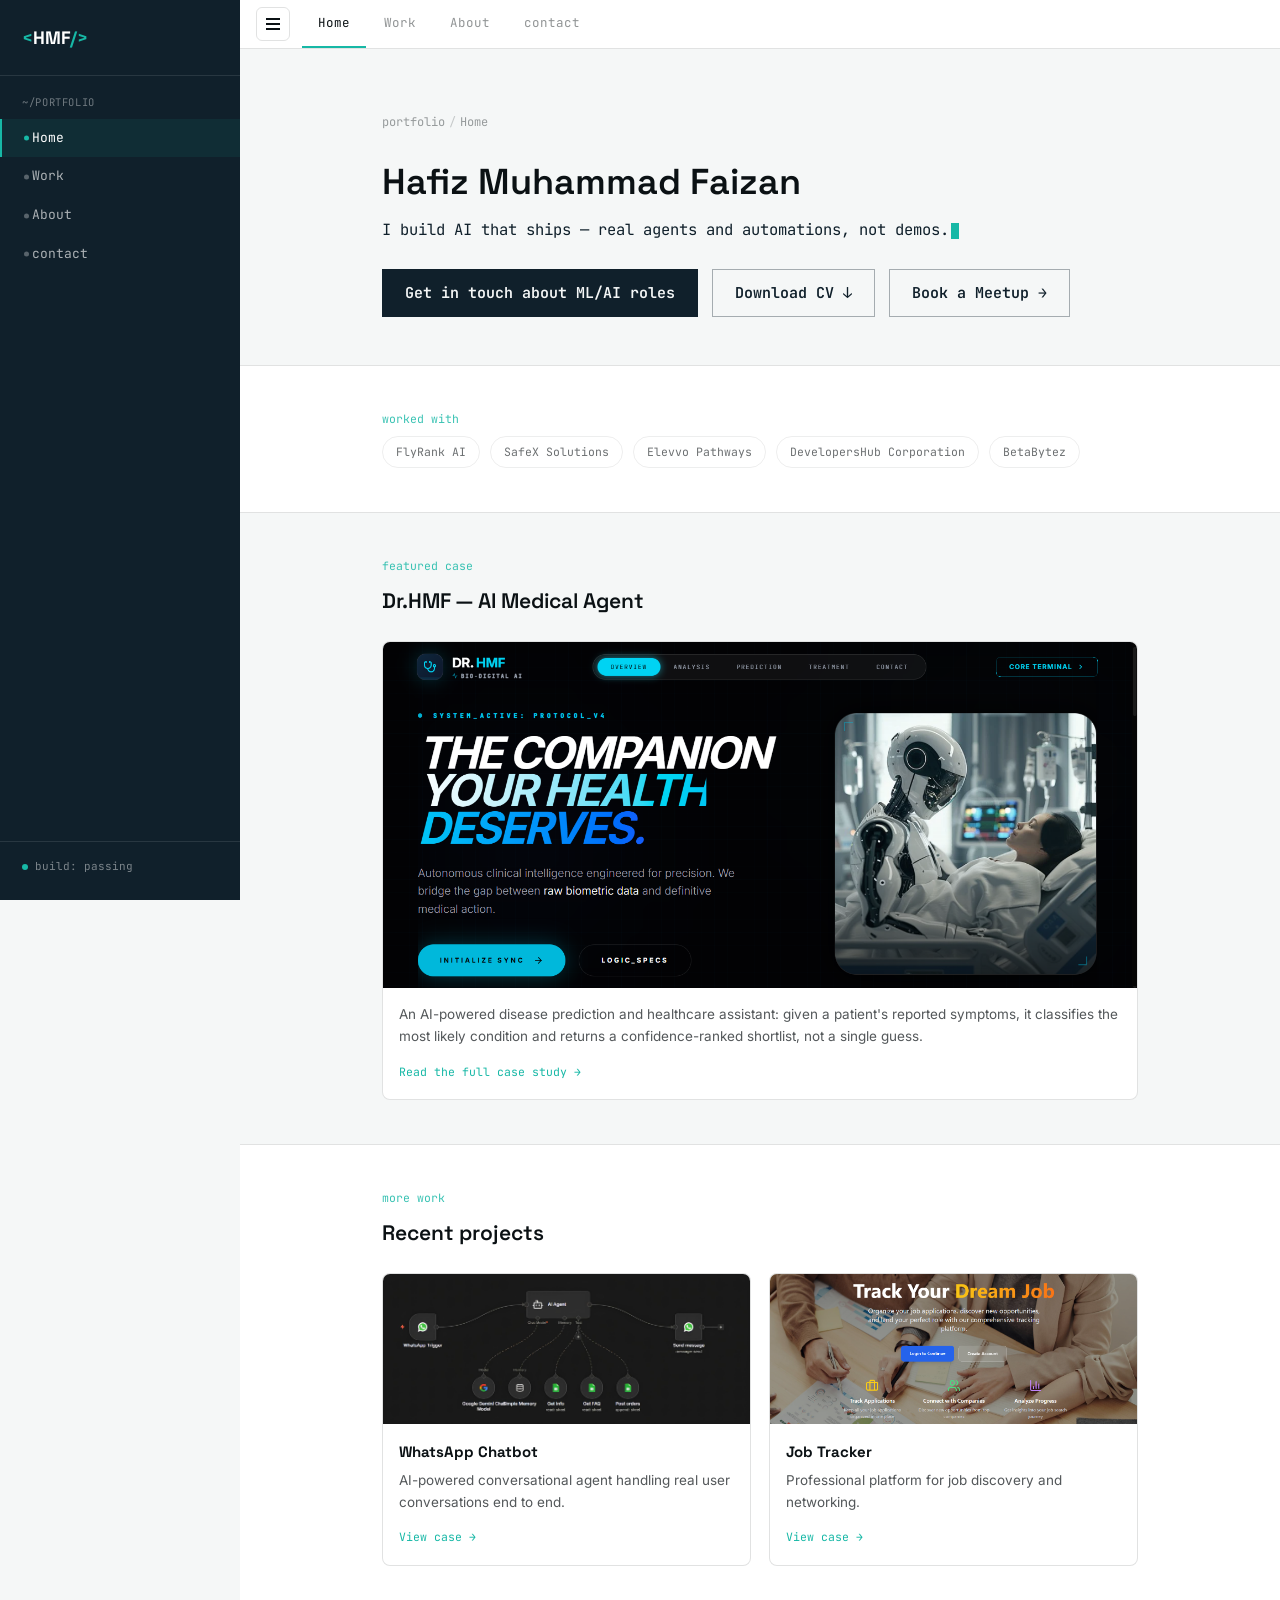
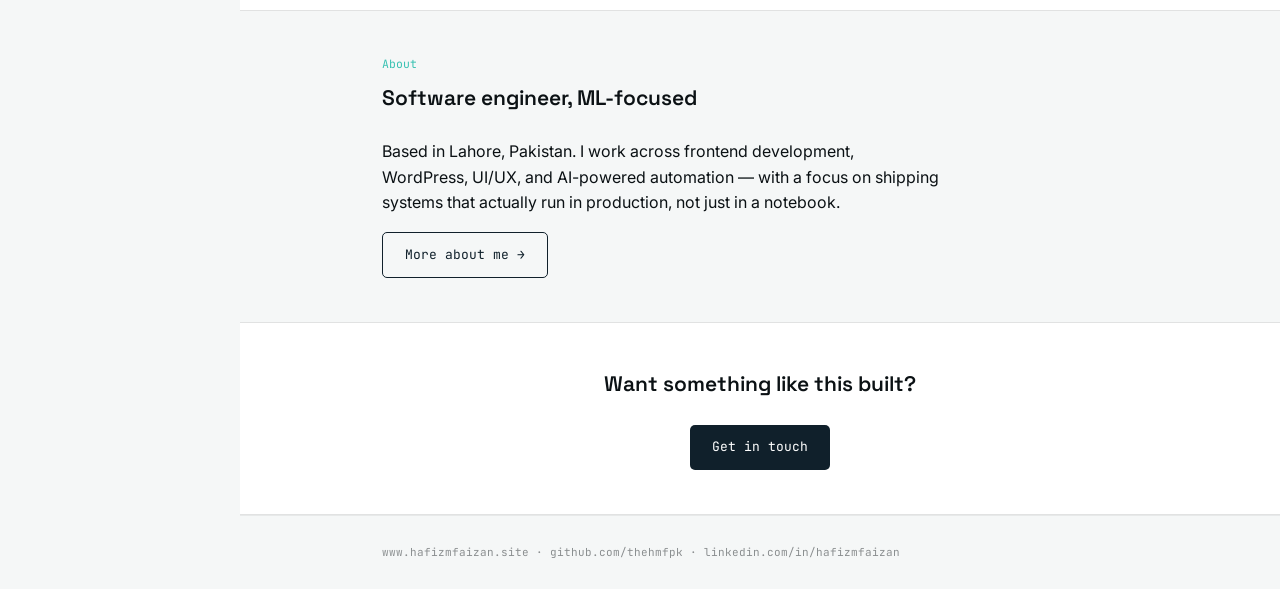
<file: index.html>
<!DOCTYPE html>
<html lang="en">
<head>
<meta charset="UTF-8">
<link rel="icon" type="image/png" href="images/hmf.png">
<title>Hafiz Muhammad Faizan — AI/ML Engineer</title>
<meta name="viewport" content="width=device-width, initial-scale=1.0">
<meta name="description" content="I build AI that ships — real agents and automations, not demos.">
<link rel="preconnect" href="https://fonts.googleapis.com">
<link rel="preconnect" href="https://fonts.gstatic.com" crossorigin>
<link href="https://fonts.googleapis.com/css2?family=Space+Grotesk:wght@500;600;700&family=Inter:wght@400;500;600&family=JetBrains+Mono:wght@400;500&display=swap" rel="stylesheet">
<link rel="stylesheet" href="styles.css">
</head>
<body>

<div class="app">


  <aside class="sidebar" id="sidebar">
    <a class="mark" href="index.html">
      <span class="bracket">&lt;</span>HMF<span class="bracket">/&gt;</span>
    </a>

    <span class="tree-label">~/portfolio</span>

    <nav>
      <a href="index.html" class="active">Home</a>
      <a href="work.html">Work</a>
      <a href="about.html">About</a>
      <a href="contact.html">contact</a>
    </nav>

    <div class="status">
      <span class="dot"></span>build: passing
    </div>
  </aside>

  <main class="main">
    <div class="tabbar">
      <button class="sidebar-toggle" id="sidebarToggle" aria-label="Toggle sidebar"><span></span></button>
      <a class="tab active" href="index.html">Home</a>
      <a class="tab" href="work.html">Work</a>
      <a class="tab" href="about.html">About</a>
      <a class="tab" href="contact.html">contact</a>
    </div>

    <div class="content">
      <section class="hero">
        <div class="wrap">
          <div class="path">portfolio<span class="sep">/</span>Home</div>
          <h1>Hafiz Muhammad Faizan</h1>
          <div class="type-line" id="typeLine"><span class="cursor"></span></div>
  <div class="hero-buttons">
  <a class="btn" href="mailto:thehmfpk@gmail.com">
    Get in touch about ML/AI roles
  </a>

  <!-- Change the PDF path if your CV filename is different -->
  <a class="btn ghost" href="files/hafiz-faizan-cv.pdf" download>
    Download CV ↓
  </a>

  <a class="btn ghost" href="https://calendly.com/thehmfpk" target="_blank" rel="noopener">
    Book a Meetup →
  </a>
</div>
          
        </div>
      </section>

      <section class="alt">
        <div class="wrap">
          <span class="comment">worked with</span>
          <div class="proof-strip">
            <span>FlyRank AI</span>
            <span>SafeX Solutions</span>
            <span>Elevvo Pathways</span>
            <span>DevelopersHub Corporation</span>
            <span>BetaBytez</span>
          </div>
        </div>
      </section>

      <section>
        <div class="wrap">
          <span class="comment">featured case</span>
          <h2 class="section-title">Dr.HMF — AI Medical Agent</h2>
          <div class="card-grid" style="grid-template-columns:1fr;">
            <div class="card featured">
              <img src="images/drhmf.jpg" alt="Dr.HMF disease prediction assistant screenshot">
              <div class="body">
                <p>An AI-powered disease prediction and healthcare assistant: given a patient's reported symptoms, it classifies the most likely condition and returns a confidence-ranked shortlist, not a single guess.</p>
                <a href="work.html#drhmf">Read the full case study →</a>
              </div>
            </div>
          </div>
        </div>
      </section>

      <section class="alt">
        <div class="wrap">
          <span class="comment">more work</span>
          <h2 class="section-title">Recent projects</h2>
          <div class="card-grid">
            <div class="card" style="animation-delay:.05s">
              <img src="images/whatsapp.jpg" alt="WhatsApp chatbot screenshot">
              <div class="body">
                <h3>WhatsApp Chatbot</h3>
                <p>AI-powered conversational agent handling real user conversations end to end.</p>
                <a href="work.html#whatsapp">View case →</a>
              </div>
            </div>
            <div class="card" style="animation-delay:.1s">
              <img src="images/jobtracker.jpg" alt="Job Tracker dashboard screenshot">
              <div class="body">
                <h3>Job Tracker</h3>
                <p>Professional platform for job discovery and networking.</p>
                <a href="work.html#jobtracker">View case →</a>
              </div>
            </div>
          </div>
        </div>
      </section>

      <section>
        <div class="wrap">
          <span class="comment">About</span>
          <h2 class="section-title">Software engineer, ML-focused</h2>
          <p style="max-width:560px;">Based in Lahore, Pakistan. I work across frontend development, WordPress, UI/UX, and AI-powered automation — with a focus on shipping systems that actually run in production, not just in a notebook.</p>
          <a href="about.html" class="btn ghost">More about me →</a>
        </div>
      </section>

      <section class="alt" style="text-align:center;">
        <div class="wrap">
          <h2 class="section-title">Want something like this built?</h2>
          <a class="btn" href="mailto:thehmfpk@gmail.com">Get in touch</a>
        </div>
      </section>

      <footer class="site">
        <div class="wrap">www.hafizmfaizan.site · github.com/thehmfpk · linkedin.com/in/hafizmfaizan</div>
      </footer>
    </div>
  </main>
</div>

<script>
  const line = "I build AI that ships — real agents and automations, not demos.";
  const el = document.getElementById('typeLine');
  const cursor = el.querySelector('.cursor');
  const prefersReduced = window.matchMedia('(prefers-reduced-motion: reduce)').matches;
  if (prefersReduced) {
    el.textContent = line;
    el.appendChild(cursor);
  } else {
    let i = 0;
    function type(){
      if(i <= line.length){
        el.textContent = line.slice(0, i);
        el.appendChild(cursor);
        i++;
        setTimeout(type, 22);
      }
    }
    type();
  }
</script>
<script src="sidebar-toggle.js"></script>
</body>
</html>
</file>
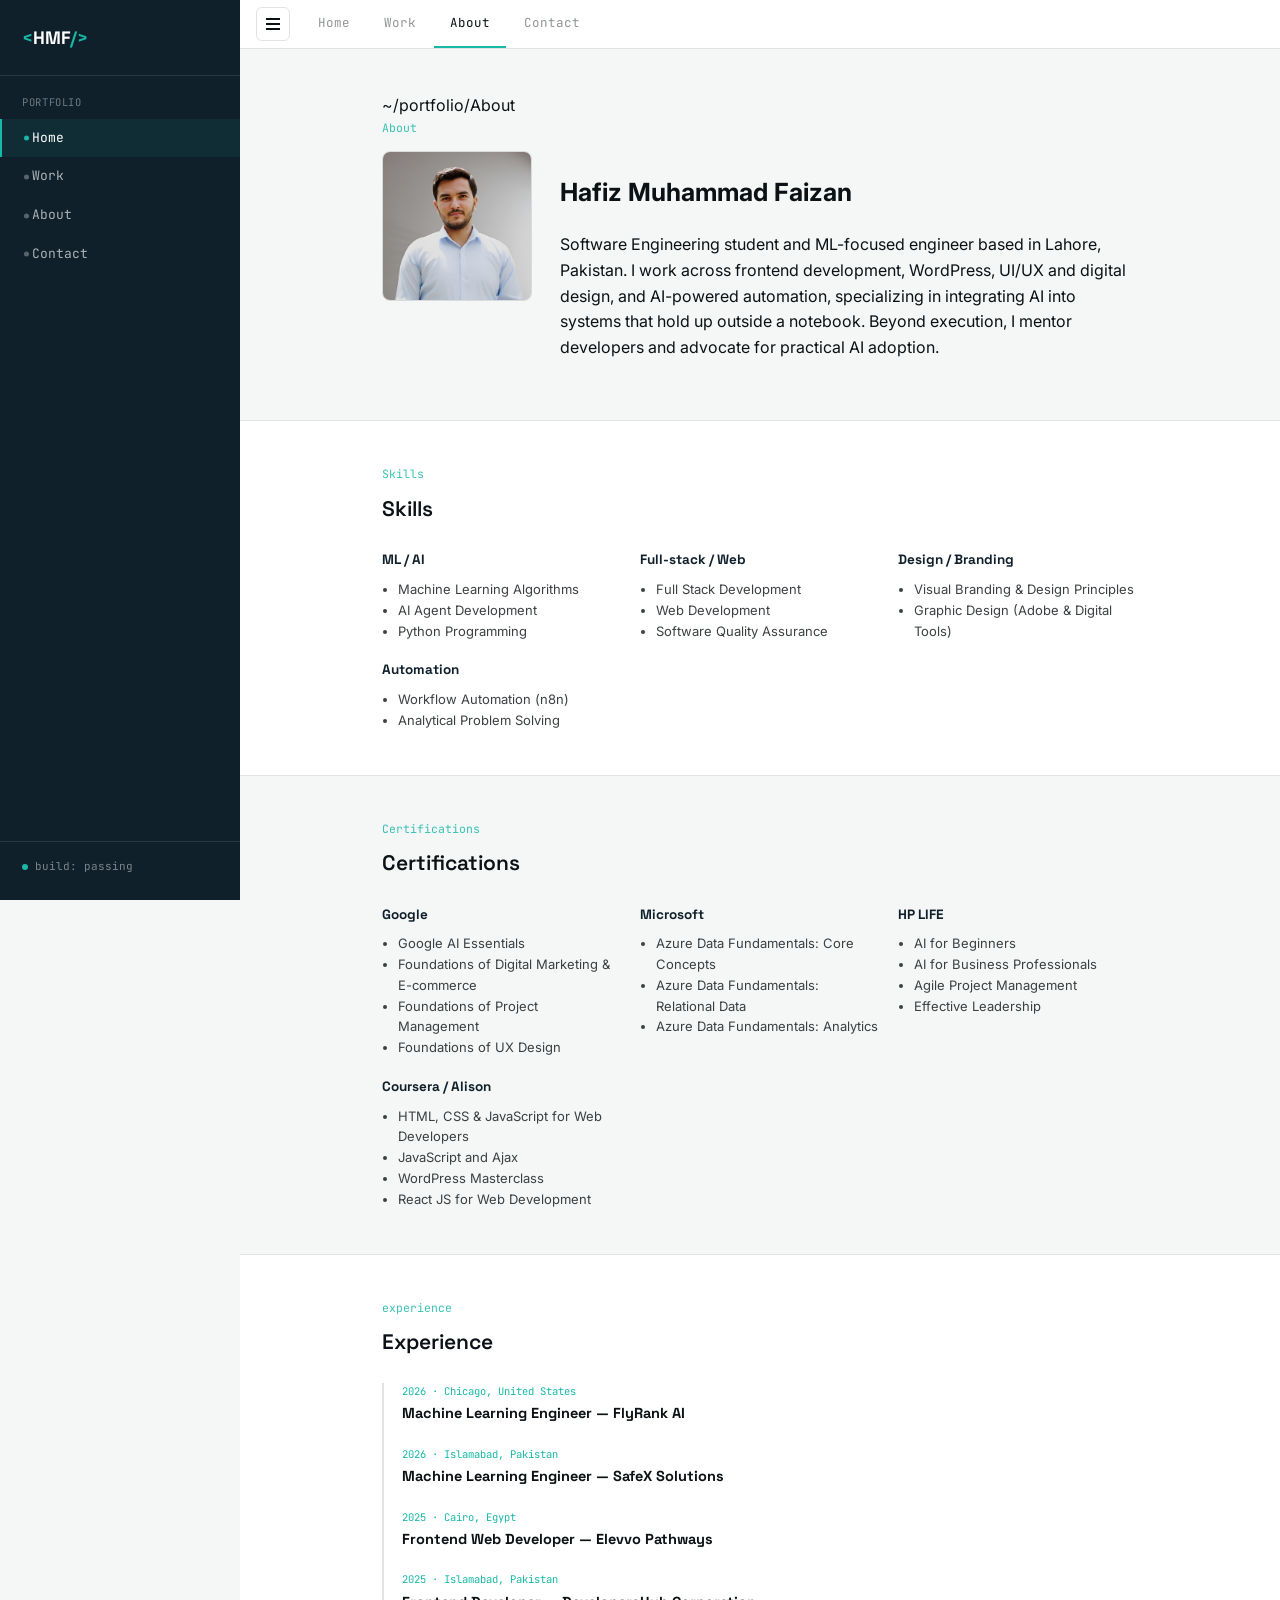
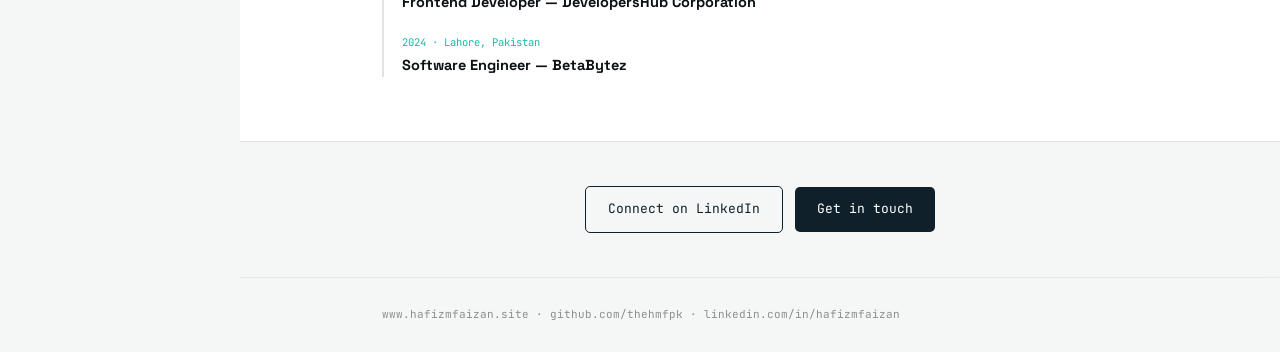
<file: about.html>
<!DOCTYPE html>
<html lang="en">
<head>
<meta charset="UTF-8">
<link rel="icon" type="image/png" href="images/hmf.png">
<title>About — Hafiz Muhammad Faizan</title>
<meta name="viewport" content="width=device-width, initial-scale=1.0">
<link rel="preconnect" href="https://fonts.googleapis.com">
<link rel="preconnect" href="https://fonts.gstatic.com" crossorigin>
<link href="https://fonts.googleapis.com/css2?family=Space+Grotesk:wght@500;600;700&family=Inter:wght@400;500;600&family=JetBrains+Mono:wght@400;500&display=swap" rel="stylesheet">
<link rel="stylesheet" href="styles.css">
</head>
<body>
<div class="app">
  <aside class="sidebar" id="sidebar">
    <a class="mark" href="index.html">
      <span class="bracket">&lt;</span>HMF<span class="bracket">/&gt;</span>
    </a>
    <span class="tree-label">portfolio</span>
    <nav>
      <a href="index.html" class="active">Home</a>
      <a href="work.html">Work</a>
      <a href="about.html">About</a>
      <a href="contact.html">Contact</a>
    </nav>
    <div class="status">
      <span class="dot"></span>build: passing
    </div>
  </aside>
  <main class="main">
    <div class="tabbar">
      <button class="sidebar-toggle" id="sidebarToggle" aria-label="Toggle sidebar"><span></span></button>
      <a class="tab" href="index.html">Home</a>
      <a class="tab" href="work.html">Work</a>
      <a class="tab active" href="about.html">About</a>
      <a class="tab" href="contact.html">Contact</a>
    </div>

    <div class="content">
      <section>
        <div class="wrap">
          <div class="path">~/portfolio<span class="sep">/</span>About</div>
          <span class="comment">About</span>
          <div style="display:flex; gap:28px; align-items:flex-start; flex-wrap:wrap; margin-top:14px;">
            <img src="images/profile.jpg" alt="Hafiz Muhammad Faizan" style="width:150px; height:150px; object-fit:cover; border-radius:8px; border:1px solid var(--line);">
            <div style="flex:1; min-width:260px;">
              <h1 class="section-title" style="font-size:25px;">Hafiz Muhammad Faizan</h1>
              <p>Software Engineering student and ML-focused engineer based in Lahore, Pakistan. I work across frontend development, WordPress, UI/UX and digital design, and AI-powered automation, specializing in integrating AI into systems that hold up outside a notebook. Beyond execution, I mentor developers and advocate for practical AI adoption.</p>
            </div>
          </div>
        </div>
      </section>

      <section class="alt">
        <div class="wrap">
          <span class="comment">Skills</span>
          <h2 class="section-title">Skills</h2>
          <div class="skills-grid">
            <div class="skill-group">
              <h4>ML / AI</h4>
              <ul><li>Machine Learning Algorithms</li><li>AI Agent Development</li><li>Python Programming</li></ul>
            </div>
            <div class="skill-group">
              <h4>Full-stack / Web</h4>
              <ul><li>Full Stack Development</li><li>Web Development</li><li>Software Quality Assurance</li></ul>
            </div>
            <div class="skill-group">
              <h4>Design / Branding</h4>
              <ul><li>Visual Branding &amp; Design Principles</li><li>Graphic Design (Adobe &amp; Digital Tools)</li></ul>
            </div>
            <div class="skill-group">
              <h4>Automation</h4>
              <ul><li>Workflow Automation (n8n)</li><li>Analytical Problem Solving</li></ul>
            </div>
          </div>
        </div>
      </section>

      <section>
        <div class="wrap">
          <span class="comment">Certifications</span>
          <h2 class="section-title">Certifications</h2>
          <div class="skills-grid">
            <div class="skill-group">
              <h4>Google</h4>
              <ul><li>Google AI Essentials</li><li>Foundations of Digital Marketing &amp; E-commerce</li><li>Foundations of Project Management</li><li>Foundations of UX Design</li></ul>
            </div>
            <div class="skill-group">
              <h4>Microsoft</h4>
              <ul><li>Azure Data Fundamentals: Core Concepts</li><li>Azure Data Fundamentals: Relational Data</li><li>Azure Data Fundamentals: Analytics</li></ul>
            </div>
            <div class="skill-group">
              <h4>HP LIFE</h4>
              <ul><li>AI for Beginners</li><li>AI for Business Professionals</li><li>Agile Project Management</li><li>Effective Leadership</li></ul>
            </div>
            <div class="skill-group">
              <h4>Coursera / Alison</h4>
              <ul><li>HTML, CSS &amp; JavaScript for Web Developers</li><li>JavaScript and Ajax</li><li>WordPress Masterclass</li><li>React JS for Web Development</li></ul>
            </div>
          </div>
        </div>
      </section>

      <section class="alt">
        <div class="wrap">
          <span class="comment">experience</span>
          <h2 class="section-title">Experience</h2>
          <div class="timeline">
            <div class="item"><div class="when">2026 · Chicago, United States</div><h4>Machine Learning Engineer — FlyRank AI</h4></div>
            <div class="item"><div class="when">2026 · Islamabad, Pakistan</div><h4>Machine Learning Engineer — SafeX Solutions</h4></div>
            <div class="item"><div class="when">2025 · Cairo, Egypt</div><h4>Frontend Web Developer — Elevvo Pathways</h4></div>
            <div class="item"><div class="when">2025 · Islamabad, Pakistan</div><h4>Frontend Developer — DevelopersHub Corporation</h4></div>
            <div class="item"><div class="when">2024 · Lahore, Pakistan</div><h4>Software Engineer — BetaBytez</h4></div>
          </div>
        </div>
      </section>

      <section style="text-align:center;">
        <div class="wrap">
          <a class="btn ghost" href="https://linkedin.com/in/hafizmfaizan" target="_blank" rel="noopener">Connect on LinkedIn</a>
          &nbsp;
          <a class="btn" href="mailto:thehmfpk@gmail.com">Get in touch</a>
        </div>
      </section>

      <footer class="site">
        <div class="wrap">www.hafizmfaizan.site · github.com/thehmfpk · linkedin.com/in/hafizmfaizan</div>
      </footer>
    </div>
  </main>
</div>
<script src="sidebar-toggle.js"></script>
</body>
</html>
</file>
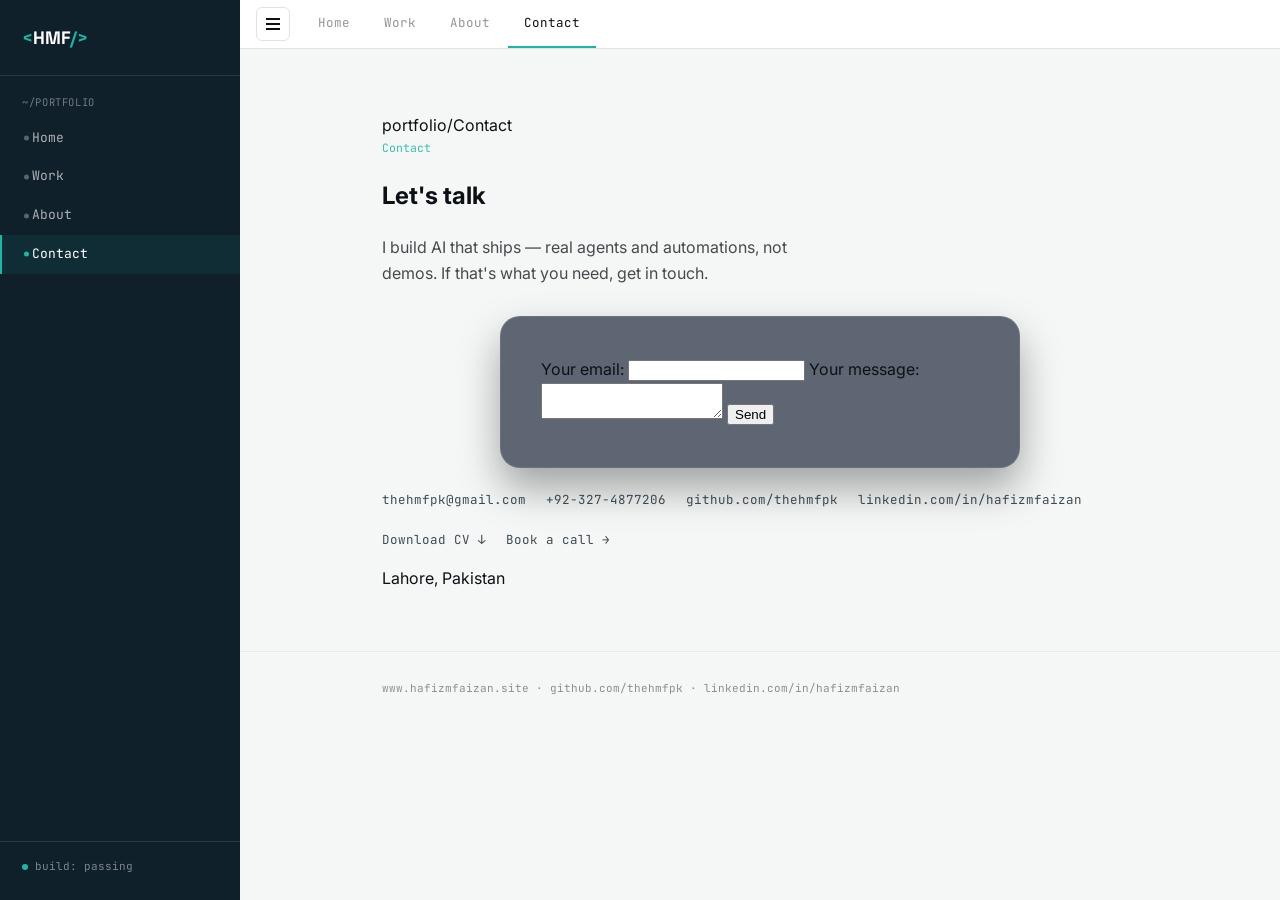
<file: contact.html>
<!DOCTYPE html>
<html lang="en">

<head>
<meta charset="UTF-8">
<link rel="icon" type="image/png" href="images/hmf.png">
<title>Contact — Hafiz Muhammad Faizan</title>
<meta name="viewport" content="width=device-width, initial-scale=1.0">

<link rel="preconnect" href="https://fonts.googleapis.com">
<link rel="preconnect" href="https://fonts.gstatic.com" crossorigin>

<link href="https://fonts.googleapis.com/css2?family=Space+Grotesk:wght@500;600;700&family=Inter:wght@400;500;600&family=JetBrains+Mono:wght@400;500&display=swap" rel="stylesheet">

<link rel="stylesheet" href="styles.css">
<style>/* --- Modern Contact Form Styling --- */

/* Form Container Card */
.contact-card {
  width: 100%;
  max-width: 520px;
  margin: 0 auto;
  background: rgba(30, 41, 59, 0.7);
  backdrop-filter: blur(16px);
  -webkit-backdrop-filter: blur(16px);
  border: 1px solid rgba(255, 255, 255, 0.08);
  border-radius: 20px;
  padding: 40px;
  box-shadow: 0 20px 40px rgba(0, 0, 0, 0.35);
  box-sizing: border-box;
}

/* Form Layout */
.contact-form {
  display: flex;
  flex-direction: column;
  gap: 20px;
  font-family: 'Inter', -apple-system, BlinkMacSystemFont, 'Segoe UI', Roboto, sans-serif;
}

.form-group {
  display: flex;
  flex-direction: column;
  gap: 8px;
}

.form-group label {
  color: #cbd5e1;
  font-size: 0.875rem;
  font-weight: 600;
  letter-spacing: 0.01em;
}

/* Inputs & Textarea */
.contact-form input[type="text"],
.contact-form input[type="email"],
.contact-form textarea {
  width: 100%;
  padding: 14px 16px;
  background: rgba(15, 23, 42, 0.6);
  border: 1.5px solid #334155;
  border-radius: 10px;
  color: #f8fafc;
  font-size: 0.95rem;
  outline: none;
  box-sizing: border-box;
  transition: all 0.25s ease-in-out;
}

.contact-form input::placeholder,
.contact-form textarea::placeholder {
  color: #64748b;
}

/* Focus States (Blue/Purple Glow) */
.contact-form input:focus,
.contact-form textarea:focus {
  border-color: #6366f1;
  box-shadow: 0 0 0 4px rgba(99, 102, 241, 0.15);
  background: rgba(15, 23, 42, 0.9);
}

.contact-form textarea {
  resize: vertical;
  min-height: 130px;
}

/* Submit Button */
.send-btn {
  margin-top: 8px;
  width: 100%;
  padding: 15px;
  border: none;
  border-radius: 10px;
  background: linear-gradient(135deg, #6366f1 0%, #4f46e5 100%);
  color: #ffffff;
  font-size: 1rem;
  font-weight: 600;
  cursor: pointer;
  display: inline-flex;
  justify-content: center;
  align-items: center;
  gap: 8px;
  transition: all 0.25s ease-in-out;
  box-shadow: 0 4px 14px rgba(79, 70, 229, 0.35);
}

.send-btn:hover {
  background: linear-gradient(135deg, #4f46e5 0%, #4338ca 100%);
  transform: translateY(-2px);
  box-shadow: 0 6px 20px rgba(79, 70, 229, 0.45);
}

.send-btn:active {
  transform: translateY(0);
}

/* Responsive adjustment for small screens */
@media (max-width: 480px) {
  .contact-card {
    padding: 24px;
  }
}</style>
</head>


<body>
<div class="app">


<aside class="sidebar" id="sidebar">

<a class="mark" href="index.html">
<span class="bracket">&lt;</span>HMF<span class="bracket">/&gt;</span>
</a>


<span class="tree-label">~/portfolio</span>


<nav>

<a href="index.html">Home</a>
<a href="work.html">Work</a>
<a href="about.html">About</a>
<a href="contact.html" class="active">Contact</a>

</nav>


<div class="status">
<span class="dot"></span>build: passing
</div>


</aside>





<main class="main">


<div class="tabbar">


<button class="sidebar-toggle" id="sidebarToggle" aria-label="Toggle sidebar">
<span></span>
</button>


<a class="tab" href="index.html">Home</a>
<a class="tab" href="work.html">Work</a>
<a class="tab" href="about.html">About</a>
<a class="tab active" href="contact.html">Contact</a>


</div>





<div class="content">


<section style="padding-top:64px;">


<div class="wrap contact-block">


<div class="path">
portfolio<span class="sep">/</span>Contact
</div>


<span class="comment">
Contact
</span>


<h1 class="section-title">
Let's talk
</h1>


<p class="contact-intro">

I build AI that ships — real agents and automations, not demos.
If that's what you need, get in touch.

</p>
<div class="contact-card">
<form
  action="https://formspree.io/f/mpqvrjge"
  method="POST"
>
  <label>
    Your email:
    <input type="email" name="email">
  </label>
  <label>
    Your message:
    <textarea name="message"></textarea>
  </label>
  <!-- your other form fields go here -->
  <button type="submit">Send</button>
</form>
</div>

<div class="contact-links">

<a href="mailto:thehmfpk@gmail.com">
thehmfpk@gmail.com
</a>

<a href="tel:+923274877206">
+92-327-4877206
</a>

<a href="https://github.com/thehmfpk" target="_blank">
github.com/thehmfpk
</a>

<a href="https://linkedin.com/in/hafizmfaizan" target="_blank">
linkedin.com/in/hafizmfaizan
</a>

<a href="files/hafiz-faizan-cv.pdf" target="_blank">
Download CV ↓
</a>

<a href="https://calendly.com/thehmfpk" target="_blank">
Book a call →
</a>
</div>
<p class="location">
Lahore, Pakistan
</p>
</div>
</section>
<footer class="site">
<div class="wrap">
www.hafizmfaizan.site · github.com/thehmfpk · linkedin.com/in/hafizmfaizan
</div>
</footer>
</div>
</main>
</div>
<script src="sidebar-toggle.js"></script>
</body>
</html>
</file>
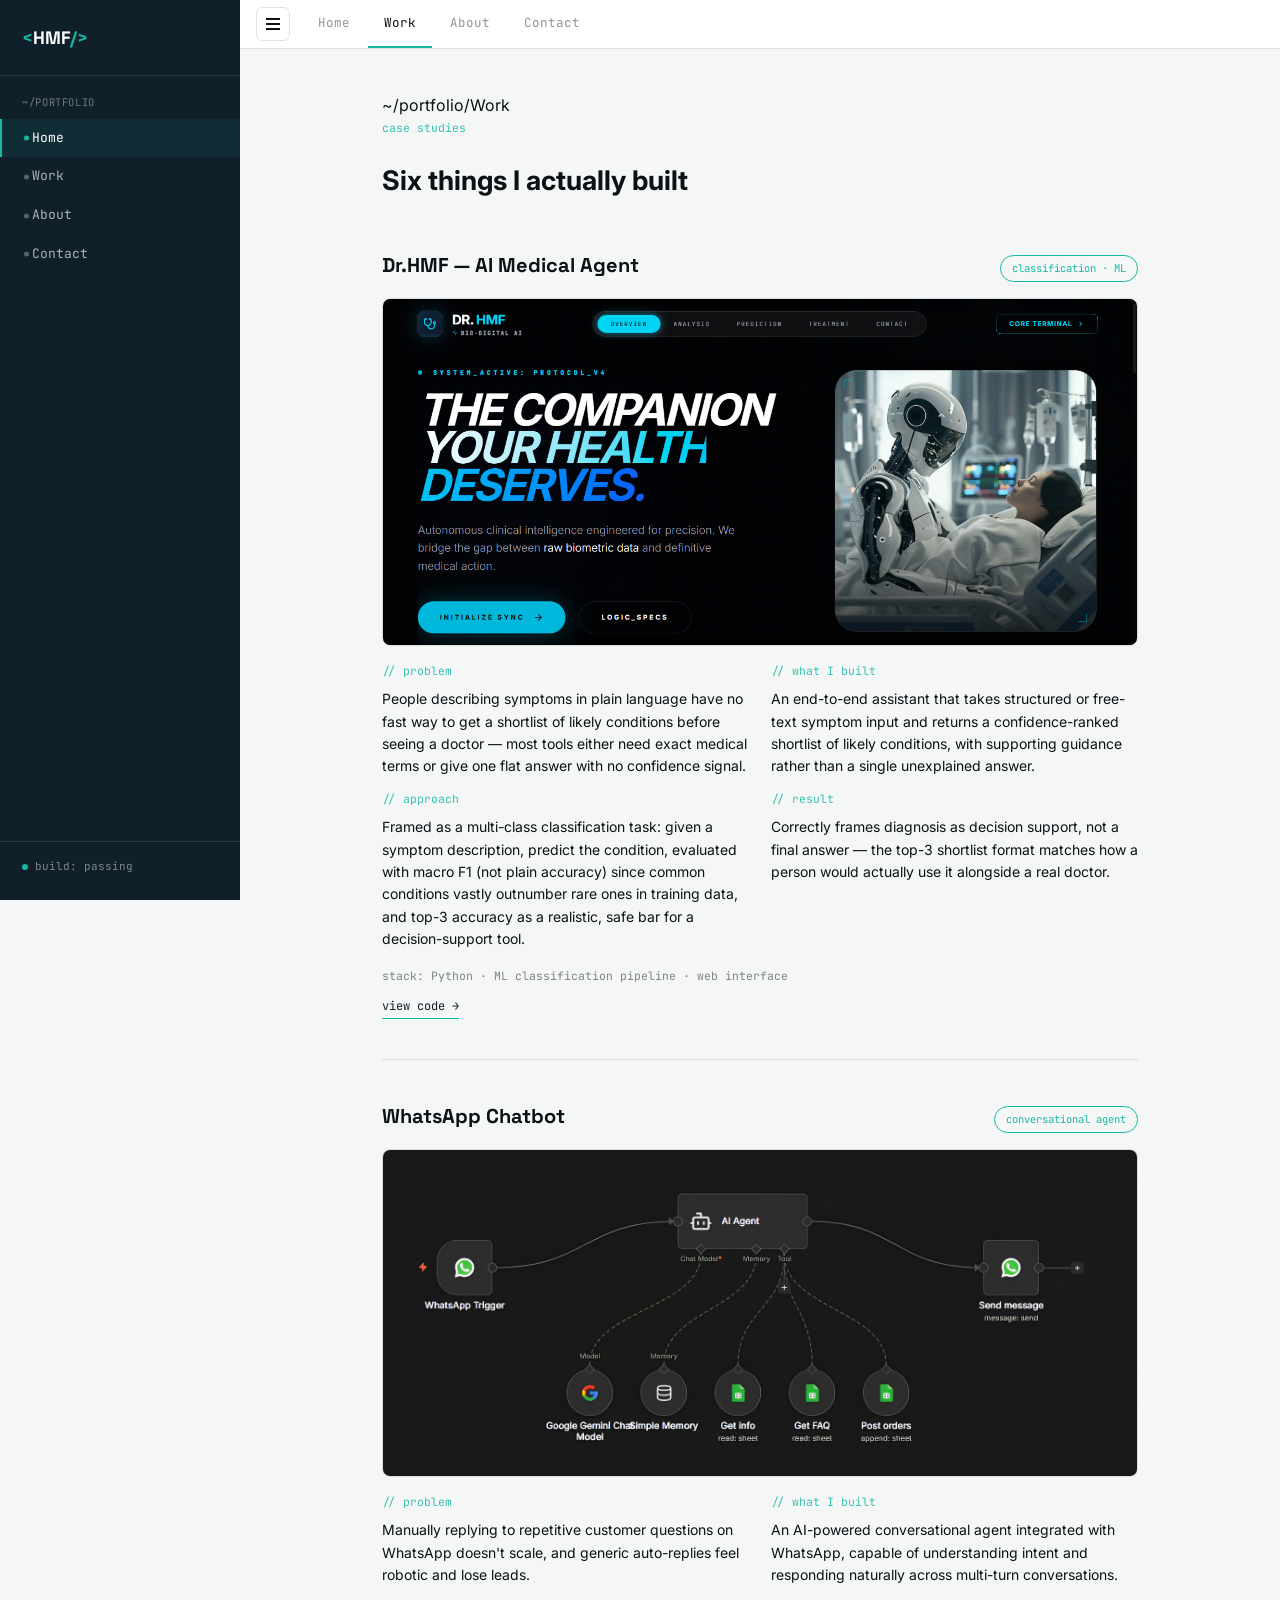
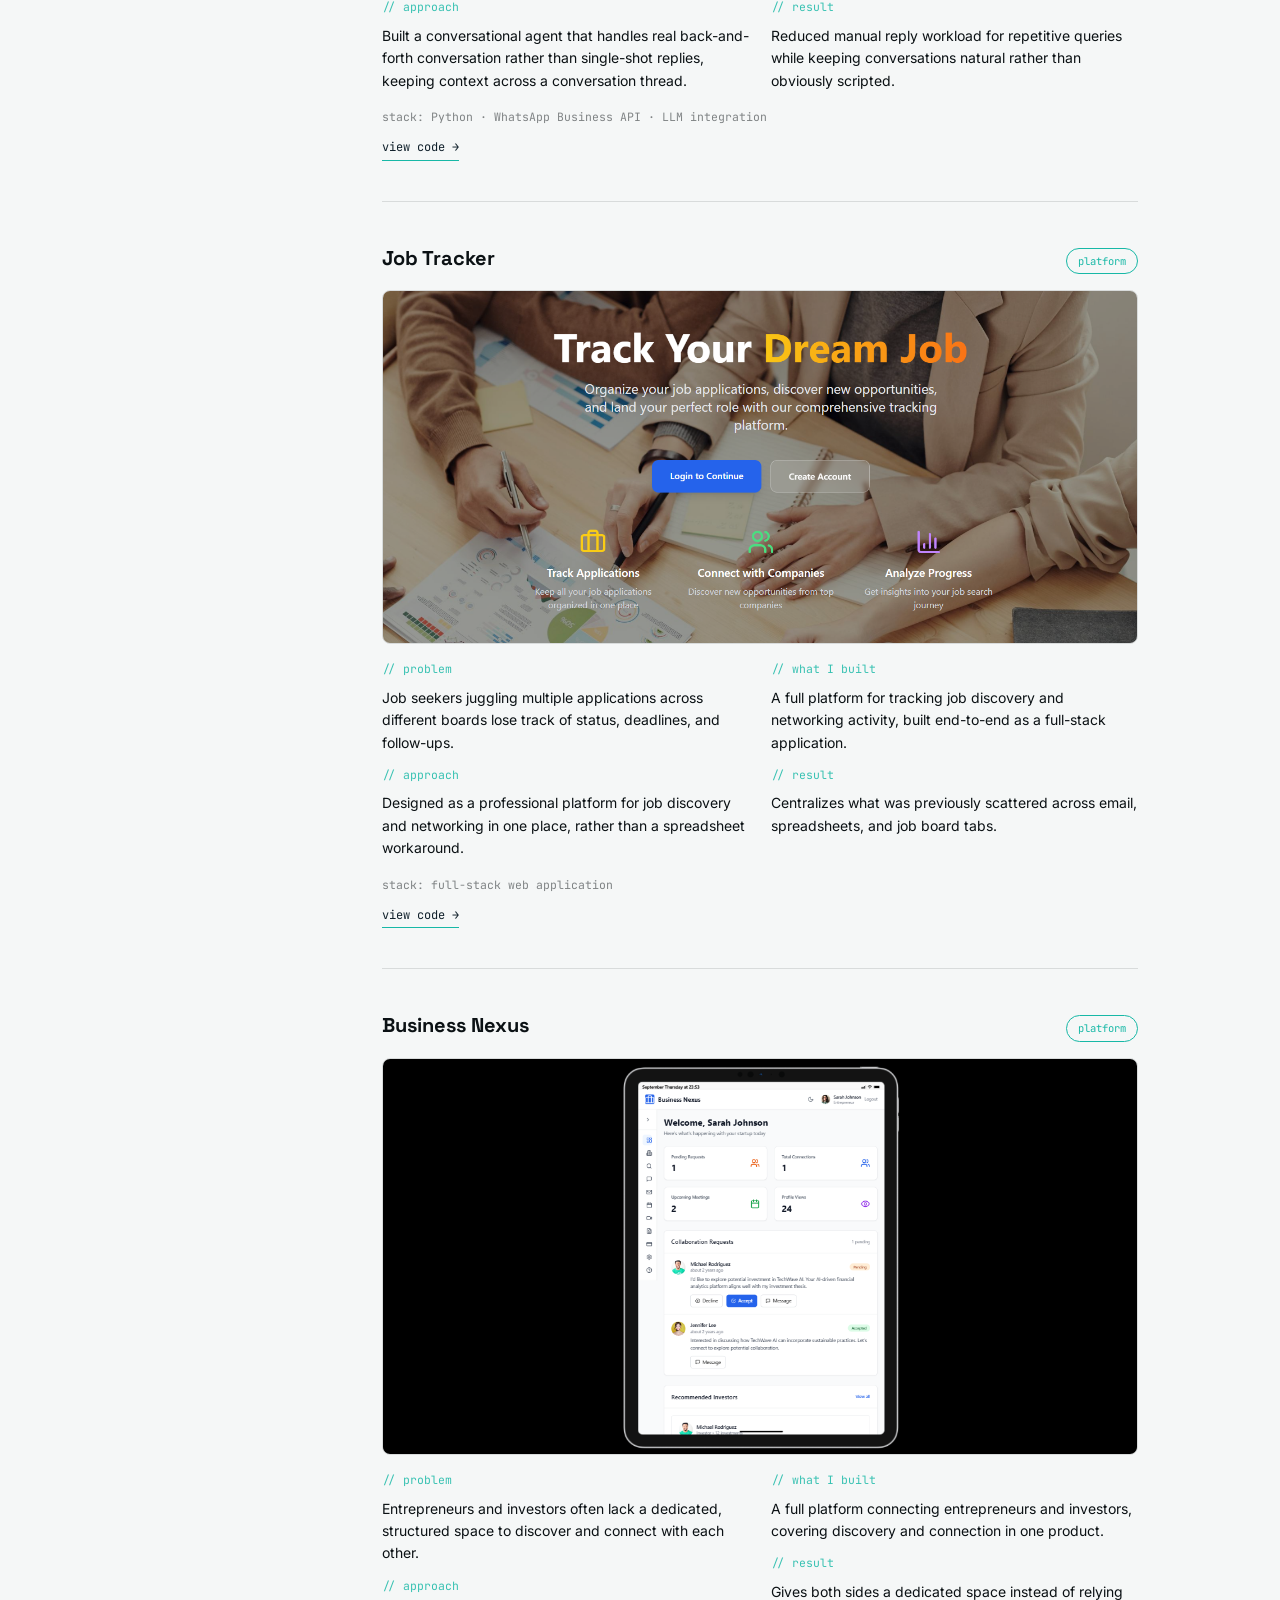
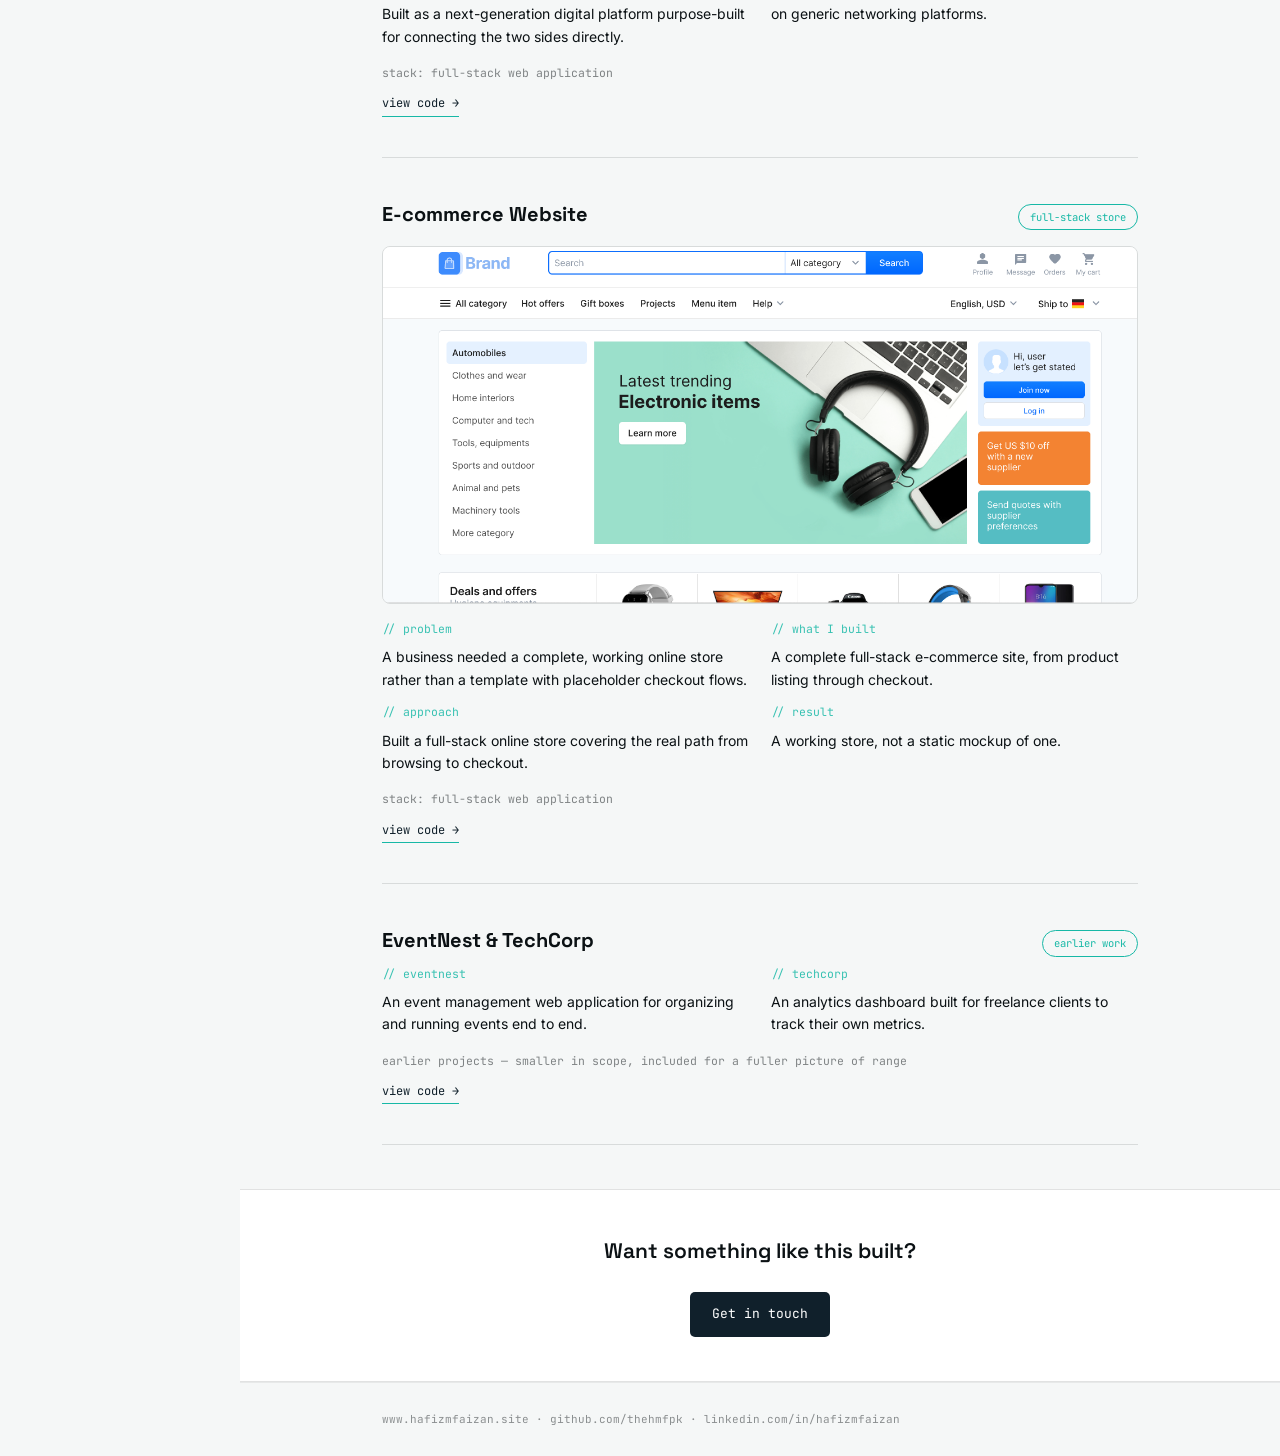
<file: work.html>
<!DOCTYPE html>
<html lang="en">
<head>
<meta charset="UTF-8">
<link rel="icon" type="image/png" href="images/hmf.png">
<title>Work — Hafiz Muhammad Faizan</title>
<meta name="viewport" content="width=device-width, initial-scale=1.0">
<link rel="preconnect" href="https://fonts.googleapis.com">
<link rel="preconnect" href="https://fonts.gstatic.com" crossorigin>
<link href="https://fonts.googleapis.com/css2?family=Space+Grotesk:wght@500;600;700&family=Inter:wght@400;500;600&family=JetBrains+Mono:wght@400;500&display=swap" rel="stylesheet">
<link rel="stylesheet" href="styles.css">
</head>
<body>

<div class="app">


  <aside class="sidebar" id="sidebar">
    <a class="mark" href="index.html">
      <span class="bracket">&lt;</span>HMF<span class="bracket">/&gt;</span>
    </a>

    <span class="tree-label">~/portfolio</span>

    <nav>
      <a href="index.html" class="active">Home</a>
      <a href="work.html">Work</a>
      <a href="about.html">About</a>
      <a href="contact.html">Contact</a>
    </nav>

    <div class="status">
      <span class="dot"></span>build: passing
    </div>
  </aside>

  <main class="main">
    <div class="tabbar">
      <button class="sidebar-toggle" id="sidebarToggle" aria-label="Toggle sidebar"><span></span></button>
      <a class="tab" href="index.html">Home</a>
      <a class="tab active" href="work.html">Work</a>
      <a class="tab" href="about.html">About</a>
      <a class="tab" href="contact.html">Contact</a>
    </div>

    <div class="content">
      <section style="padding-bottom:0;">
        <div class="wrap">
          <div class="path">~/portfolio<span class="sep">/</span>Work</div>
          <span class="comment">case studies</span>
          <h1 class="section-title" style="font-size:27px;">Six things I actually built</h1>
        </div>
      </section>

      <section style="padding-top:16px;">
        <div class="wrap">

          <div class="case" id="drhmf">
            <div class="case-head">
              <h2>Dr.HMF — AI Medical Agent</h2>
              <span class="tag">classification · ML</span>
            </div>
            <img src="images/drhmf.jpg" alt="Dr.HMF disease prediction assistant screenshot">
            <div class="grid2">
              <div>
                <span class="comment">// problem</span>
                <p>People describing symptoms in plain language have no fast way to get a shortlist of likely conditions before seeing a doctor — most tools either need exact medical terms or give one flat answer with no confidence signal.</p>
                <span class="comment">// approach</span>
                <p>Framed as a multi-class classification task: given a symptom description, predict the condition, evaluated with macro F1 (not plain accuracy) since common conditions vastly outnumber rare ones in training data, and top-3 accuracy as a realistic, safe bar for a decision-support tool.</p>
              </div>
              <div>
                <span class="comment">// what I built</span>
                <p>An end-to-end assistant that takes structured or free-text symptom input and returns a confidence-ranked shortlist of likely conditions, with supporting guidance rather than a single unexplained answer.</p>
                <span class="comment">// result</span>
                <p>Correctly frames diagnosis as decision support, not a final answer — the top-3 shortlist format matches how a person would actually use it alongside a real doctor.</p>
              </div>
            </div>
            <div class="stackline">stack: Python · ML classification pipeline · web interface</div>
            <div class="links"><a href="https://github.com/thehmfpk">view code →</a></div>
          </div>

          <div class="case" id="whatsapp">
            <div class="case-head">
              <h2>WhatsApp Chatbot</h2>
              <span class="tag">conversational agent</span>
            </div>
            <img src="images/whatsapp.jpg" alt="WhatsApp chatbot screenshot">
            <div class="grid2">
              <div>
                <span class="comment">// problem</span>
                <p>Manually replying to repetitive customer questions on WhatsApp doesn't scale, and generic auto-replies feel robotic and lose leads.</p>
                <span class="comment">// approach</span>
                <p>Built a conversational agent that handles real back-and-forth conversation rather than single-shot replies, keeping context across a conversation thread.</p>
              </div>
              <div>
                <span class="comment">// what I built</span>
                <p>An AI-powered conversational agent integrated with WhatsApp, capable of understanding intent and responding naturally across multi-turn conversations.</p>
                <span class="comment">// result</span>
                <p>Reduced manual reply workload for repetitive queries while keeping conversations natural rather than obviously scripted.</p>
              </div>
            </div>
            <div class="stackline">stack: Python · WhatsApp Business API · LLM integration</div>
            <div class="links"><a href="https://github.com/thehmfpk">view code →</a></div>
          </div>

          <div class="case" id="jobtracker">
            <div class="case-head">
              <h2>Job Tracker</h2>
              <span class="tag">platform</span>
            </div>
            <img src="images/jobtracker.jpg" alt="Job Tracker dashboard screenshot">
            <div class="grid2">
              <div>
                <span class="comment">// problem</span>
                <p>Job seekers juggling multiple applications across different boards lose track of status, deadlines, and follow-ups.</p>
                <span class="comment">// approach</span>
                <p>Designed as a professional platform for job discovery and networking in one place, rather than a spreadsheet workaround.</p>
              </div>
              <div>
                <span class="comment">// what I built</span>
                <p>A full platform for tracking job discovery and networking activity, built end-to-end as a full-stack application.</p>
                <span class="comment">// result</span>
                <p>Centralizes what was previously scattered across email, spreadsheets, and job board tabs.</p>
              </div>
            </div>
            <div class="stackline">stack: full-stack web application</div>
            <div class="links"><a href="https://github.com/thehmfpk">view code →</a></div>
          </div>

          <div class="case" id="businessnexus">
            <div class="case-head">
              <h2>Business Nexus</h2>
              <span class="tag">platform</span>
            </div>
            <img src="images/businessnexus.jpg" alt="Business Nexus platform screenshot">
            <div class="grid2">
              <div>
                <span class="comment">// problem</span>
                <p>Entrepreneurs and investors often lack a dedicated, structured space to discover and connect with each other.</p>
                <span class="comment">// approach</span>
                <p>Built as a next-generation digital platform purpose-built for connecting the two sides directly.</p>
              </div>
              <div>
                <span class="comment">// what I built</span>
                <p>A full platform connecting entrepreneurs and investors, covering discovery and connection in one product.</p>
                <span class="comment">// result</span>
                <p>Gives both sides a dedicated space instead of relying on generic networking platforms.</p>
              </div>
            </div>
            <div class="stackline">stack: full-stack web application</div>
            <div class="links"><a href="https://github.com/thehmfpk">view code →</a></div>
          </div>

          <div class="case" id="ecommerce">
            <div class="case-head">
              <h2>E-commerce Website</h2>
              <span class="tag">full-stack store</span>
            </div>
            <img src="images/ecommerce.jpg" alt="E-commerce website screenshot">
            <div class="grid2">
              <div>
                <span class="comment">// problem</span>
                <p>A business needed a complete, working online store rather than a template with placeholder checkout flows.</p>
                <span class="comment">// approach</span>
                <p>Built a full-stack online store covering the real path from browsing to checkout.</p>
              </div>
              <div>
                <span class="comment">// what I built</span>
                <p>A complete full-stack e-commerce site, from product listing through checkout.</p>
                <span class="comment">// result</span>
                <p>A working store, not a static mockup of one.</p>
              </div>
            </div>
            <div class="stackline">stack: full-stack web application</div>
            <div class="links"><a href="https://github.com/thehmfpk">view code →</a></div>
          </div>

          <div class="case" id="smaller-work">
            <div class="case-head">
              <h2>EventNest &amp; TechCorp</h2>
              <span class="tag">earlier work</span>
            </div>
            <div class="grid2">
              <div>
                <span class="comment">// eventnest</span>
                <p>An event management web application for organizing and running events end to end.</p>
              </div>
              <div>
                <span class="comment">// techcorp</span>
                <p>An analytics dashboard built for freelance clients to track their own metrics.</p>
              </div>
            </div>
            <div class="stackline">earlier projects — smaller in scope, included for a fuller picture of range</div>
            <div class="links"><a href="https://github.com/thehmfpk">view code →</a></div>
          </div>

        </div>
      </section>

      <section class="alt" style="text-align:center;">
        <div class="wrap">
          <h2 class="section-title">Want something like this built?</h2>
          <a class="btn" href="mailto:thehmfpk@gmail.com">Get in touch</a>
        </div>
      </section>

      <footer class="site">
        <div class="wrap">www.hafizmfaizan.site · github.com/thehmfpk · linkedin.com/in/hafizmfaizan</div>
      </footer>
    </div>
  </main>
</div>
<script src="sidebar-toggle.js"></script>
</body>
</html>
</file>
<file: styles.css>
:root{
  --ink:#0B1114;
  --paper:#F5F7F7;
  --brand:#10202B;
  --signal:#17B8A6;
  --line: rgba(11,17,20,0.12);
  --sidebar-w: 240px;
}
*{box-sizing:border-box;}
html,body{margin:0;padding:0;}
body{
  background:var(--paper);
  color:var(--ink);
  font-family:'Inter',sans-serif;
  -webkit-font-smoothing:antialiased;
  line-height:1.6;
}
a{color:inherit;}
img{max-width:100%;display:block;}
@media (prefers-reduced-motion: reduce){
  *{animation:none !important; transition:none !important;}
}

/* ===== APP SHELL ===== */
.app{
  display:grid;
  grid-template-columns: var(--sidebar-w) 1fr;
  min-height:100vh;
}

/* ---- SIDEBAR (file tree) ---- */
.sidebar{
  background:var(--brand);
  color:#fff;
  padding:24px 0;
  position:sticky; top:0; height:100vh;
  display:flex; flex-direction:column;
}
.sidebar .mark{
  font-family:'Space Grotesk', sans-serif;
  font-weight:700; font-size:18px;
  padding:0 22px 22px;
  border-bottom:1px solid rgba(255,255,255,0.1);
  margin-bottom:18px;
  text-decoration:none; color:#fff;
  display:block;
}
.sidebar .mark .bracket{color:var(--signal);}

.sidebar .tree-label{
  font-family:'JetBrains Mono', monospace;
  font-size:10.5px; letter-spacing:.06em;
  text-transform:uppercase;
  color:rgba(255,255,255,0.4);
  padding:0 22px; margin-bottom:8px;
}
.sidebar nav{display:flex; flex-direction:column;}
.sidebar nav a{
  font-family:'JetBrains Mono', monospace;
  font-size:13px;
  color:rgba(255,255,255,0.65);
  text-decoration:none;
  padding:9px 22px 9px 30px;
  border-left:2px solid transparent;
  position:relative;
}
.sidebar nav a::before{
  content:"";
  position:absolute; left:22px; top:50%; transform:translateY(-50%);
  width:5px; height:5px; border-radius:50%;
  background:rgba(255,255,255,0.3);
}
.sidebar nav a:hover{color:#fff; background:rgba(255,255,255,0.04);}
.sidebar nav a.active{
  color:#fff;
  border-left:2px solid var(--signal);
  background:rgba(23,184,166,0.08);
}
.sidebar nav a.active::before{background:var(--signal);}

.sidebar .status{
  margin-top:auto;
  font-family:'JetBrains Mono', monospace;
  font-size:11px;
  color:rgba(255,255,255,0.45);
  padding:16px 22px 0;
  border-top:1px solid rgba(255,255,255,0.1);
  display:flex; align-items:center; gap:7px;
}
.sidebar .status .dot{width:6px;height:6px;border-radius:50%;background:var(--signal);}

/* ---- SIDEBAR TOGGLE ---- */
.app{transition: grid-template-columns .22s ease;}
.app.sidebar-collapsed{grid-template-columns: 0 1fr;}
.app.sidebar-collapsed .sidebar{padding:0; overflow:hidden; border:none;}
.sidebar-toggle{
  display:flex; align-items:center; justify-content:center;
  width:34px; height:34px; flex-shrink:0;
  background:none; border:1px solid var(--line); border-radius:6px;
  cursor:pointer; margin-right:10px;
}
.sidebar-toggle:hover{border-color:var(--signal);}
.sidebar-toggle span{
  display:block; width:14px; height:1.5px; background:var(--ink);
  position:relative;
}
.sidebar-toggle span::before, .sidebar-toggle span::after{
  content:""; position:absolute; left:0; width:14px; height:1.5px; background:var(--ink);
}
.sidebar-toggle span::before{top:-5px;}
.sidebar-toggle span::after{top:5px;}

/* ---- MAIN PANE ---- */
.main{min-width:0;}
.tabbar{
  display:flex; align-items:center; gap:2px;
  border-bottom:1px solid var(--line);
  background:#fff;
  padding:0 16px;
  overflow-x:auto;
}
.tabbar .tab{
  font-family:'JetBrains Mono', monospace;
  font-size:12.5px;
  padding:13px 16px;
  color:rgba(11,17,20,0.45);
  border-bottom:2px solid transparent;
  white-space:nowrap;
  text-decoration:none;
}
.tabbar .tab.active{color:var(--ink); border-bottom:2px solid var(--signal);}

.content{padding:0;}
.wrap{max-width:820px; margin:0 auto; padding:0 32px;}

/* ===== HERO ===== */
.hero{padding:64px 0 48px;}
.hero .path{
  font-family:'JetBrains Mono', monospace; font-size:12px;
  color:rgba(11,17,20,0.4); margin-bottom:22px;
}
.hero .path .sep{margin:0 4px; opacity:.5;}
.hero h1{
  font-family:'Space Grotesk', sans-serif;
  font-size:36px; font-weight:600; margin:0 0 6px;
}
.hero .type-line{
  font-family:'JetBrains Mono', monospace;
  font-size:15.5px;
  color:var(--brand);
  min-height:24px;
  margin-bottom:26px;
}
.hero .type-line .cursor{
  display:inline-block; width:8px; height:16px; background:var(--signal);
  margin-left:2px; vertical-align:middle;
  animation:blink 1s step-end infinite;
}
@keyframes blink{50%{opacity:0;}}
.btn{
  display:inline-block;
  font-family:'JetBrains Mono', monospace;
  font-size:13px;
  background:var(--brand); color:#fff;
  padding:12px 22px; border-radius:5px;
  text-decoration:none;
}
.btn.ghost{background:transparent; color:var(--brand); border:1.5px solid var(--brand);}

/* ===== SECTIONS ===== */
section{padding:44px 0;}
section.alt{background:#fff; border-top:1px solid var(--line); border-bottom:1px solid var(--line);}
h2.section-title{
  font-family:'Space Grotesk', sans-serif;
  font-size:21px; font-weight:600; margin:0 0 24px;
}
.comment{
  font-family:'JetBrains Mono', monospace;
  font-size:11.5px; color:var(--signal);
  opacity:.85;
  display:block; margin-bottom:8px;
}

/* proof strip */
.proof-strip{display:flex; flex-wrap:wrap; gap:10px;}
.proof-strip span{
  font-family:'JetBrains Mono', monospace; font-size:11.5px; opacity:.6;
  border:1px solid var(--line); border-radius:20px; padding:6px 13px;
}

/* cards */
.card-grid{display:grid; grid-template-columns:repeat(auto-fit,minmax(240px,1fr)); gap:18px;}
.card{
  border:1px solid var(--line); border-radius:8px; overflow:hidden; background:#fff;
  opacity:0; transform:translateY(10px);
  animation:rise .5s ease forwards;
}
@keyframes rise{to{opacity:1; transform:translateY(0);}}
.card img{width:100%; height:150px; object-fit:cover; background:#e9edec;}
.card.featured img{height:auto; max-height:480px; object-fit:contain; background:#e9edec; padding:0;}
.card .body{padding:16px;}
.card h3{font-family:'Space Grotesk', sans-serif; font-size:15px; margin:0 0 6px;}
.card p{font-size:13.5px; opacity:.7; margin:0 0 10px;}
.card a{font-family:'JetBrains Mono', monospace; font-size:11.5px; color:var(--signal); text-decoration:none;}

/* case studies */
.case{border-bottom:1px solid var(--line); padding:40px 0;}
.case:first-of-type{padding-top:8px;}
.case-head{display:flex; justify-content:space-between; align-items:baseline; flex-wrap:wrap; gap:10px;}
.case h2{font-family:'Space Grotesk', sans-serif; font-size:20px; margin:0;}
.case .tag{font-family:'JetBrains Mono', monospace; font-size:10.5px; color:var(--signal); border:1px solid var(--signal); border-radius:20px; padding:4px 11px;}
.case img{width:100%; border-radius:8px; border:1px solid var(--line); margin:16px 0;}
.case .grid2{display:grid; grid-template-columns:1fr 1fr; gap:22px; margin-top:8px;}
.case p{font-size:14px; margin:0 0 12px;}
.case .links{display:flex; gap:14px; margin-top:12px;}
.case .links a{font-family:'JetBrains Mono', monospace; font-size:12px; color:var(--brand); border-bottom:1px solid var(--signal); text-decoration:none; padding-bottom:2px;}
.stackline{font-family:'JetBrains Mono', monospace; font-size:11.5px; opacity:.5; margin-top:4px;}

/* about */
.skills-grid{display:grid; grid-template-columns:repeat(auto-fit,minmax(190px,1fr)); gap:18px;}
.skill-group h4{font-family:'Space Grotesk', sans-serif; font-size:13.5px; margin:0 0 8px; color:var(--brand);}
.skill-group ul{margin:0; padding-left:16px; font-size:13px; opacity:.8;}
.timeline{border-left:2px solid var(--line); padding-left:18px;}
.timeline .item{margin-bottom:20px;}
.timeline .item .when{font-family:'JetBrains Mono', monospace; font-size:10.5px; color:var(--signal);}
.timeline .item h4{font-family:'Space Grotesk', sans-serif; font-size:14.5px; margin:3px 0 2px;}

/* contact */
.contact-block{text-align:left;}
.contact-block a.email{
  font-family:'Space Grotesk', sans-serif; font-size:22px; font-weight:600; color:var(--brand);
  text-decoration:none; border-bottom:2px solid var(--signal);
}
.contact-links{display:flex; gap:20px; flex-wrap:wrap; margin-top:22px; font-family:'JetBrains Mono', monospace; font-size:12.5px;}
.contact-links a{text-decoration:none; color:var(--brand); opacity:.8;}

footer.site{
  font-family:'JetBrains Mono', monospace; font-size:11px; opacity:.45;
  padding:28px 0; border-top:1px solid var(--line);
}

/* ---- MOBILE ---- */
@media (max-width: 820px){
  .app{grid-template-columns:1fr;}
  .sidebar{
    position:sticky; top:0; height:auto; z-index:20;
    flex-direction:row; align-items:center; padding:12px 0; overflow-x:auto;
  }
  .sidebar .mark{border-bottom:none; margin-bottom:0; padding:0 14px; border-right:1px solid rgba(255,255,255,0.1);}
  .sidebar .tree-label{display:none;}
  .sidebar nav{flex-direction:row;}
  .sidebar nav a{padding:8px 14px; border-left:none; border-bottom:2px solid transparent;}
  .sidebar nav a::before{display:none;}
  .sidebar nav a.active{border-left:none; border-bottom:2px solid var(--signal);}
  .sidebar .status{display:none;}
  .tabbar{display:none;}
  .sidebar-toggle{display:none;}
  .app.sidebar-collapsed{grid-template-columns:1fr;}
  .case .grid2{grid-template-columns:1fr;}
  .hero h1{font-size:28px;}
}

/* ===========================================
   HERO BUTTONS
=========================================== */

.hero-buttons{
    display:flex;
    gap:14px;
    margin-top:26px;
    flex-wrap:wrap;
    align-items:center;
}

.hero-buttons .btn{
    display:inline-flex;
    align-items:center;
    justify-content:center;
    min-height:48px;
    padding:0 22px;
    text-decoration:none;
    font-weight:600;
    font-size:15px;
    border-radius:0;
    transition:.25s ease;
    border:1px solid transparent;
    cursor:pointer;
}

/* Primary Button */

.hero-buttons .btn:first-child{
    background:#10202B;
    color:#F5F7F7;
    border-color:#10202B;
}

.hero-buttons .btn:first-child:hover{
    background:#173241;
    border-color:#173241;
}

/* Secondary Buttons */

.hero-buttons .ghost{
    background:transparent;
    color:#10202B;
    border:1px solid rgba(16,32,43,.35);
}

.hero-buttons .ghost:hover{
    background:#10202B;
    color:#F5F7F7;
    border-color:#10202B;
}

/* Mobile */

@media (max-width:768px){

    .hero-buttons{
        flex-direction:column;
        align-items:stretch;
    }

    .hero-buttons .btn{
        width:100%;
    }

}

/* ==========================
CONTACT FORM
========================== */


.contact-intro{

max-width:460px;
opacity:.75;
margin-bottom:30px;

}



.contact-form{

max-width:520px;
display:flex;
flex-direction:column;
gap:12px;
margin-bottom:35px;

}



.contact-form label{

font-family:'JetBrains Mono',monospace;
font-size:12px;
opacity:.7;

}



.contact-form input,
.contact-form textarea{


width:100%;
padding:14px 16px;

background:#ffffff;

border:1px solid rgba(11,17,20,.15);

border-radius:10px;

font-family:'Inter',sans-serif;

font-size:15px;

outline:none;

transition:.2s;


}



.contact-form input:focus,
.contact-form textarea:focus{


border-color:#17B8A6;

box-shadow:0 0 0 3px rgba(23,184,166,.15);


}




.contact-form textarea{

resize:vertical;

}




.contact-form button{


width:max-content;

padding:13px 25px;

background:#10202B;

color:white;

border:none;

border-radius:8px;

font-family:'Space Grotesk',sans-serif;

font-weight:600;

cursor:pointer;

transition:.25s;


}



.contact-form button:hover{


transform:translateY(-2px);

opacity:.9;


}




.success-message{


display:none;

margin-top:10px;

color:#17B8A6;

font-size:14px;

font-family:'JetBrains Mono',monospace;


}



/* Mobile */

@media(max-width:700px){


.contact-form{

width:100%;

}


.contact-form button{

width:100%;

}



}

/* =========================
   PROFESSIONAL CONTACT FORM
========================= */


.contact-form{

width:100%;
max-width:560px;

margin-top:35px;

display:flex;
flex-direction:column;
gap:22px;


}



.form-group{

display:flex;
flex-direction:column;
gap:8px;

}



.form-group label{

font-family:"JetBrains Mono", monospace;

font-size:13px;

color:#10202B;

font-weight:500;

}



.form-group input,
.form-group textarea{


width:100%;

padding:15px 18px;


font-family:"Inter",sans-serif;

font-size:15px;


background:#ffffff;


border:1px solid rgba(11,17,20,.18);


border-radius:12px;


outline:none;


transition:.25s;


}



.form-group textarea{

resize:none;

min-height:150px;

}



.form-group input::placeholder,
.form-group textarea::placeholder{

color:#8a9398;

}



.form-group input:focus,
.form-group textarea:focus{


border-color:#17B8A6;


box-shadow:
0 0 0 4px rgba(23,184,166,.12);


}




.send-btn{


margin-top:5px;


width:fit-content;


padding:14px 30px;


border:none;


border-radius:10px;


background:#10202B;


color:white;


font-family:"Space Grotesk",sans-serif;


font-size:15px;


font-weight:600;


cursor:pointer;


transition:.3s;


}



.send-btn:hover{


background:#17B8A6;


transform:translateY(-3px);


}



.success-message{


display:none;

color:#17B8A6;

font-family:"JetBrains Mono",monospace;

font-size:13px;

margin-top:15px;


}



/* Mobile */

@media(max-width:700px){


.contact-form{

max-width:100%;

}



.send-btn{

width:100%;

}


}
</file>
